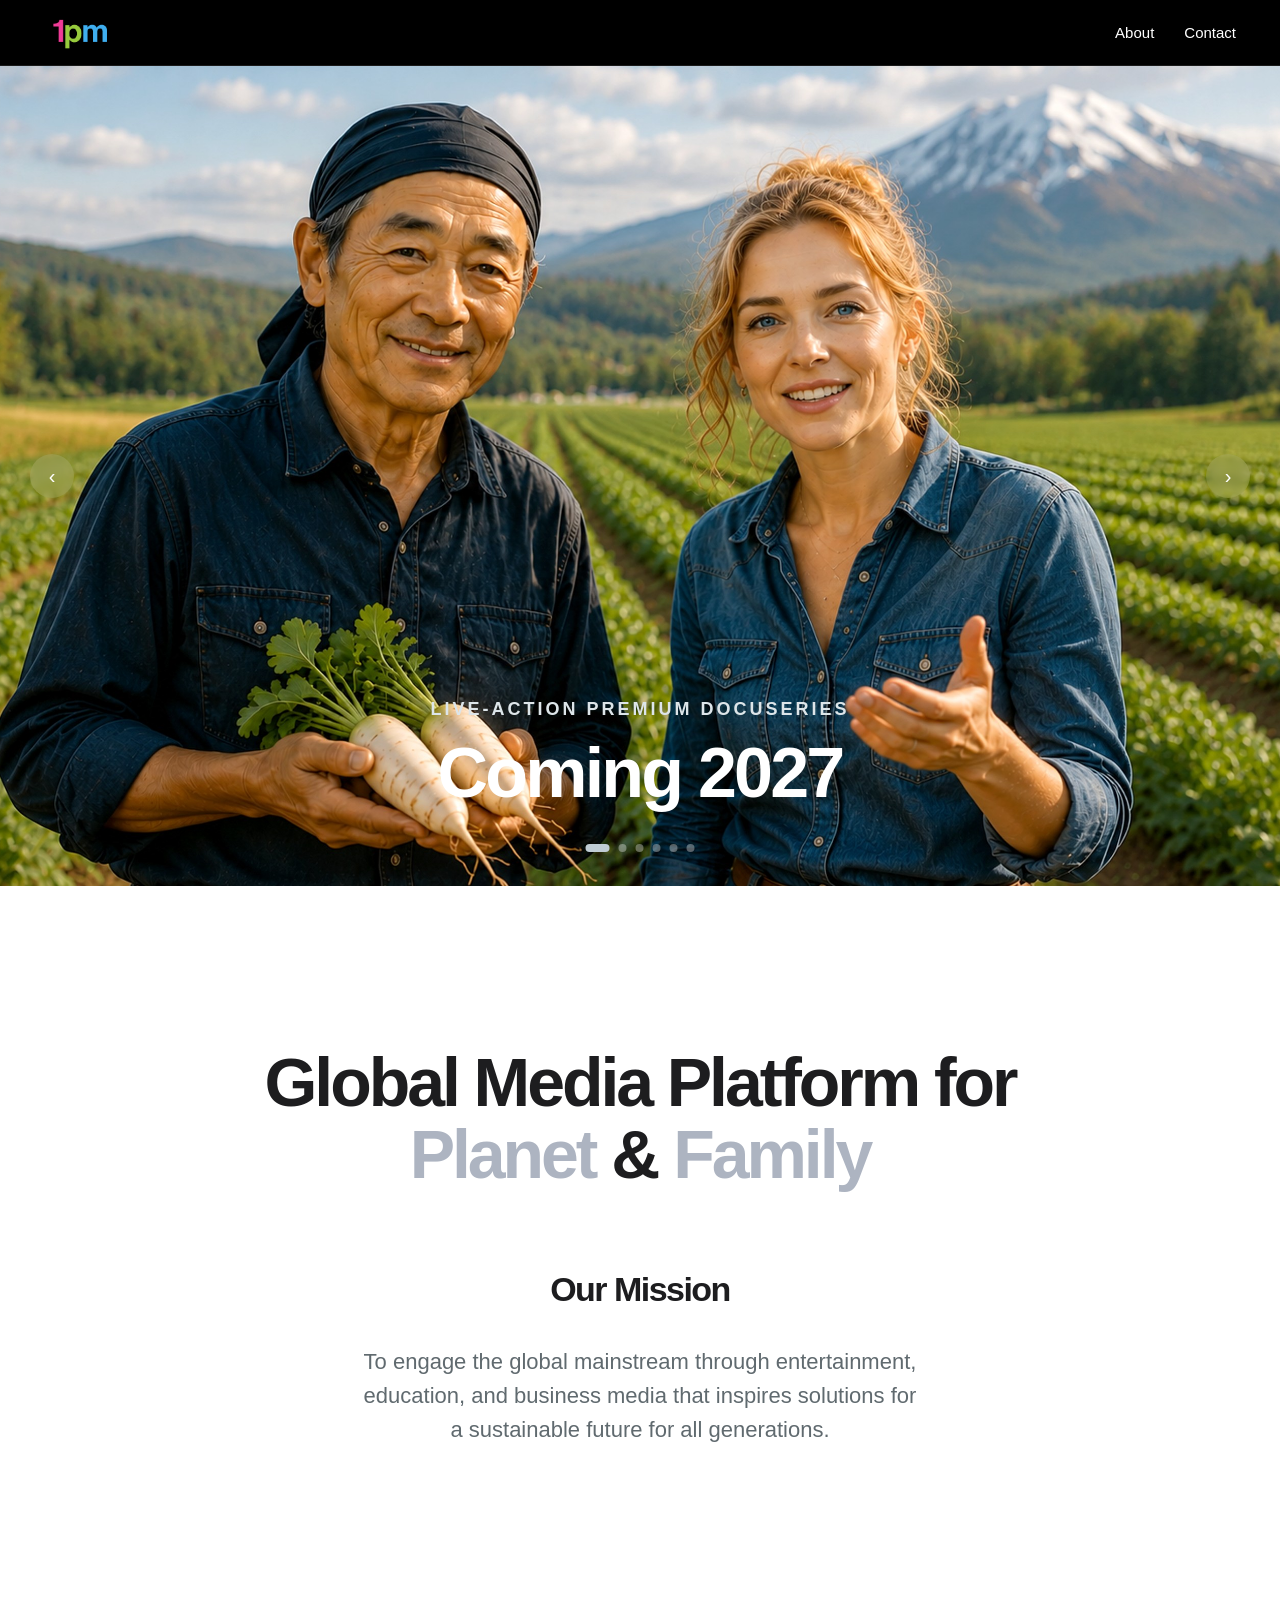
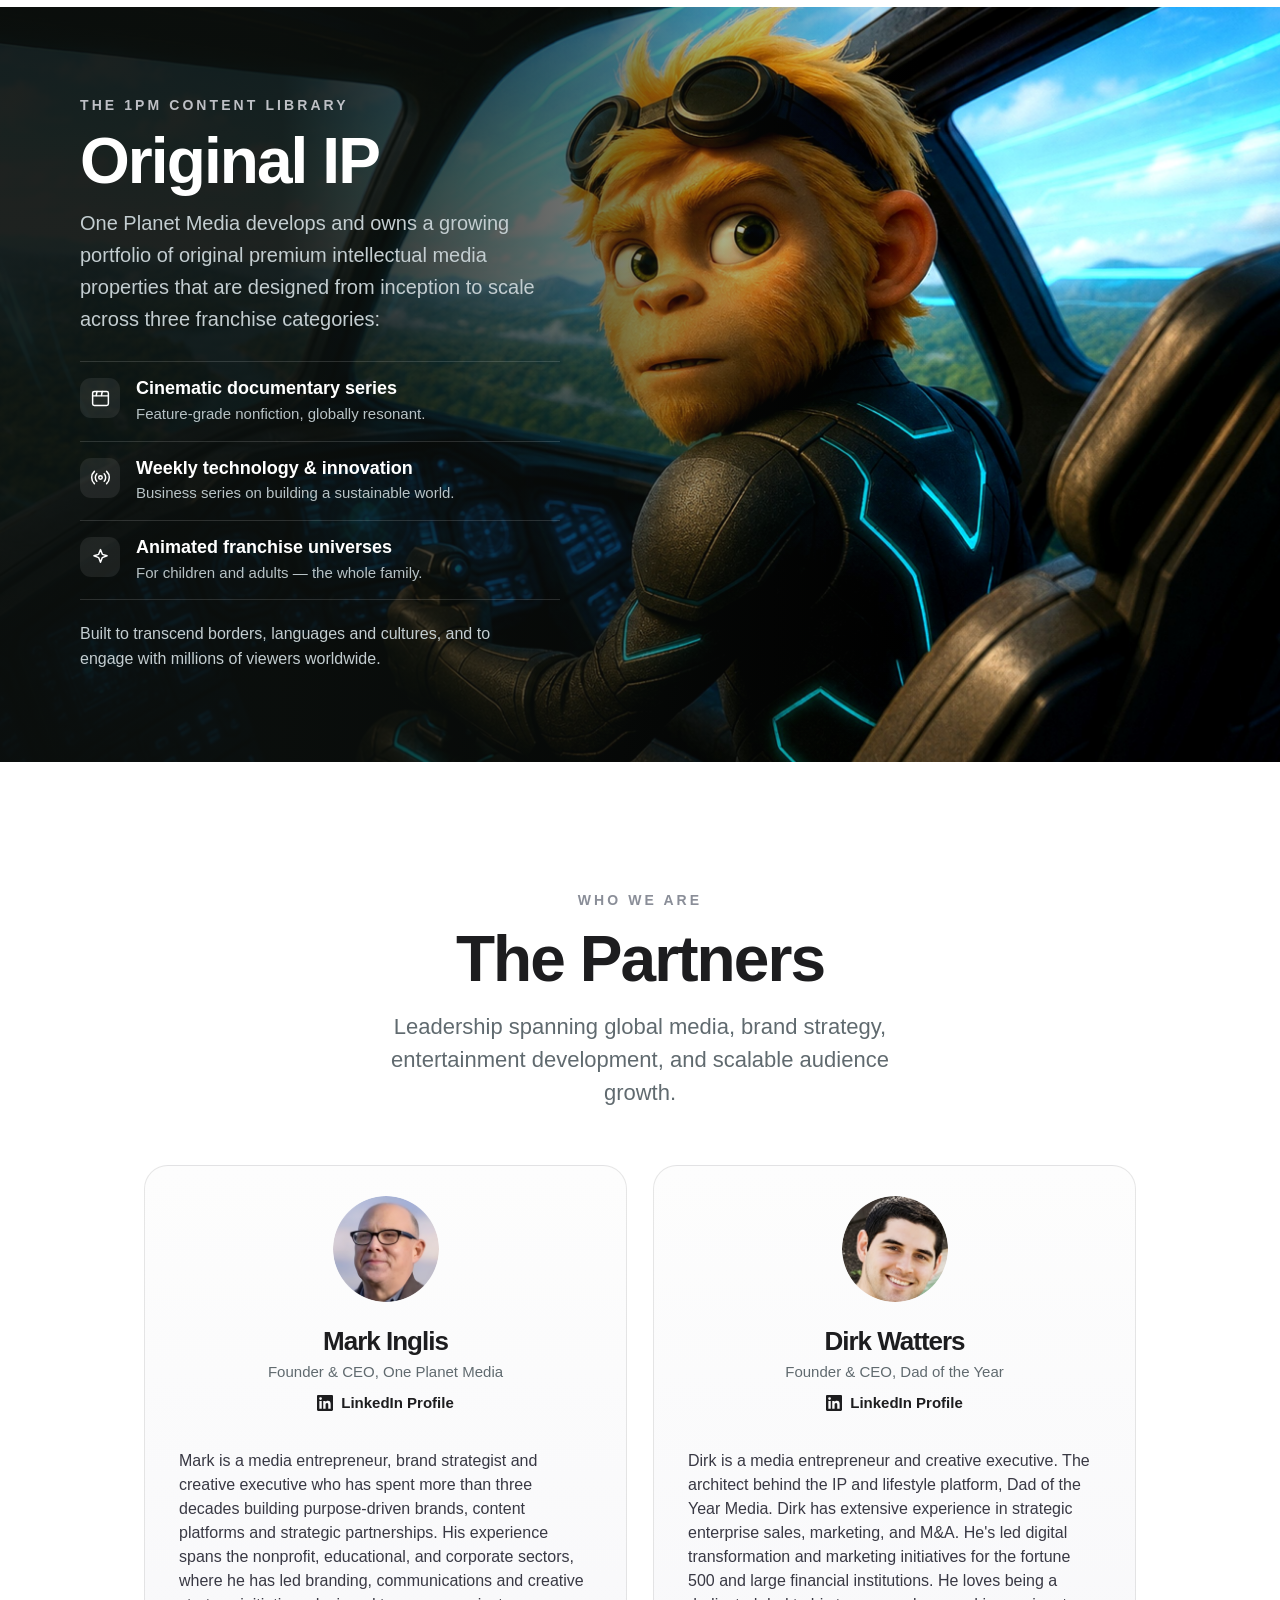
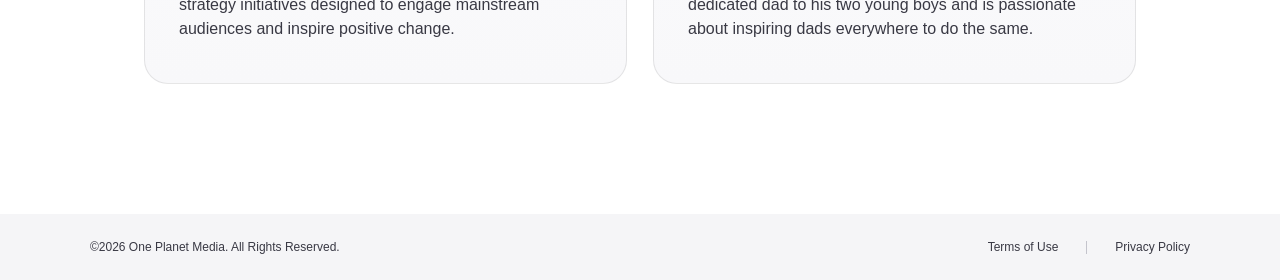
<file: index.html>
<!doctype html>
<html lang="en">
<head>
<meta charset="utf-8">
<title>One Planet Media — Global Media Platform for Planet &amp; Family</title>
<meta name="viewport" content="width=device-width, initial-scale=1">
<meta name="description" content="One Planet Media (1PM) is a global media platform engaging the world through entertainment, education, and solutions-oriented storytelling for planet and family.">
<link rel="icon" href="assets/1pm-logo.png">
<link rel="stylesheet" href="css/reset.css">
<link rel="stylesheet" href="css/home.css">
</head>
<body>

<header class="nav">
  <a href="/"><img class="logoimg" src="assets/1pm-logo.png" alt="One Planet Media"></a>
  <div class="navr">
    <a href="#original-ip">About</a>
    <a href="contact.html">Contact</a>
  </div>
</header>

<section class="car" id="hero-carousel" aria-label="Featured programming">
  <div data-slides></div>
  <div class="sgrad"></div>
  <div class="hcap">
    <div class="kick" data-kick></div>
    <div class="htitle" data-title></div>
  </div>
  <button class="arrow" data-prev aria-label="Previous slide">&#8249;</button>
  <button class="arrow" data-next aria-label="Next slide">&#8250;</button>
  <div class="dots" data-dots></div>
</section>

<section class="brand">
  <h1 class="bh">Global Media Platform for <br><span class="accent" style="color:rgb(173,180,193)">Planet</span> &amp; <span class="accent" style="color:rgb(173,180,193)">Family</span></h1>
  <h2 class="mission-subhead">Our Mission</h2>
  <p class="bsub" style="color:#606A6F">To engage the global mainstream through entertainment, education, and business media that inspires solutions for a sustainable future for all generations.</p>
</section>

<section class="ip" id="original-ip" style="background-image:url(assets/sky-courier-bright.jpg)">
  <div class="ipg" style="background:linear-gradient(90deg,rgba(11,15,13,.92) 22%,rgba(11,15,13,.55) 48%,rgba(11,15,13,0) 72%)"></div>
  <div class="iptxt">
    <div class="iplabel">The 1PM Content Library</div>
    <h2 class="iph">Original IP</h2>
    <p class="ipintro">One Planet Media develops and owns a growing portfolio of original premium intellectual media properties that are designed from inception to scale across three franchise categories:</p>
    <div class="pillars">
      <div class="pillar">
        <div class="picon" aria-hidden="true"><svg viewBox="0 0 24 24" fill="none" stroke="currentColor" stroke-width="1.7" stroke-linecap="round" stroke-linejoin="round"><rect x="3" y="4" width="18" height="16" rx="2"></rect><path d="M3 9h18M8 4l-1 5M14 4l-1 5"></path></svg></div>
        <div><div class="ptitle">Cinematic documentary series</div><div class="pdesc" style="color:#B7C2C5">Feature-grade nonfiction, globally resonant.</div></div>
      </div>
      <div class="pillar">
        <div class="picon" aria-hidden="true"><svg viewBox="0 0 24 24" fill="none" stroke="currentColor" stroke-width="1.7" stroke-linecap="round" stroke-linejoin="round"><circle cx="12" cy="12" r="2"></circle><path d="M7.8 7.8a6 6 0 000 8.4M16.2 7.8a6 6 0 010 8.4M5 5a9.5 9.5 0 000 14M19 5a9.5 9.5 0 010 14"></path></svg></div>
        <div><div class="ptitle">Weekly technology &amp; innovation</div><div class="pdesc" style="color:#B7C2C5">Business series on building a sustainable world.</div></div>
      </div>
      <div class="pillar">
        <div class="picon" aria-hidden="true"><svg viewBox="0 0 24 24" fill="none" stroke="currentColor" stroke-width="1.7" stroke-linecap="round" stroke-linejoin="round"><path d="M12 3l2.1 5.4L19.5 10l-5.4 2.1L12 17.5 9.9 12.1 4.5 10l5.4-1.6z"></path></svg></div>
        <div><div class="ptitle">Animated franchise universes</div><div class="pdesc" style="color:#B7C2C5">For children and adults — the whole family.</div></div>
      </div>
    </div>
    <p class="ipclose">Built to transcend borders, languages and cultures, and to engage with millions of viewers worldwide.</p>
  </div>
</section>

<section class="prt">
  <div class="prtlabel">Who We Are</div>
  <h2 class="prth">The Partners</h2>
  <p class="prtsub">Leadership spanning global media, brand strategy, entertainment development, and scalable audience growth.</p>
  <div class="prow">
    <div class="pcard">
      <div class="pav photo" style="background-image:url(assets/mark.png)" role="img" aria-label="Mark Inglis"></div>
      <div class="pname">Mark Inglis</div>
      <div class="prole">Founder &amp; CEO, One Planet Media</div>
      <a class="plink" href="https://www.linkedin.com/in/mark-inglis-74655115" target="_blank" rel="noopener"><svg viewBox="0 0 24 24" fill="#1d1d1f" aria-hidden="true"><path d="M20.45 20.45h-3.56v-5.57c0-1.33-.02-3.04-1.85-3.04-1.85 0-2.13 1.45-2.13 2.94v5.67H9.35V9h3.42v1.56h.05c.48-.9 1.64-1.85 3.37-1.85 3.6 0 4.27 2.37 4.27 5.46v6.28zM5.34 7.43a2.06 2.06 0 110-4.13 2.06 2.06 0 010 4.13zM7.12 20.45H3.56V9h3.56v11.45zM22.22 0H1.77C.79 0 0 .77 0 1.72v20.56C0 23.23.79 24 1.77 24h20.45c.98 0 1.78-.77 1.78-1.72V1.72C24 .77 23.2 0 22.22 0z"></path></svg>LinkedIn Profile</a>
      <div class="plist"><p class="pli">Mark is a media entrepreneur, brand strategist and creative executive who has spent more than three decades building purpose-driven brands, content platforms and strategic partnerships. His experience spans the nonprofit, educational, and corporate sectors, where he has led branding, communications and creative strategy initiatives designed to engage mainstream audiences and inspire positive change.</p></div>
    </div>
    <div class="pcard">
      <div class="pav photo" style="background-image:url(assets/dirk.png)" role="img" aria-label="Dirk Watters"></div>
      <div class="pname">Dirk Watters</div>
      <div class="prole">Founder &amp; CEO, Dad of the Year</div>
      <a class="plink" href="https://www.linkedin.com/in/dirkwatters" target="_blank" rel="noopener"><svg viewBox="0 0 24 24" fill="#1d1d1f" aria-hidden="true"><path d="M20.45 20.45h-3.56v-5.57c0-1.33-.02-3.04-1.85-3.04-1.85 0-2.13 1.45-2.13 2.94v5.67H9.35V9h3.42v1.56h.05c.48-.9 1.64-1.85 3.37-1.85 3.6 0 4.27 2.37 4.27 5.46v6.28zM5.34 7.43a2.06 2.06 0 110-4.13 2.06 2.06 0 010 4.13zM7.12 20.45H3.56V9h3.56v11.45zM22.22 0H1.77C.79 0 0 .77 0 1.72v20.56C0 23.23.79 24 1.77 24h20.45c.98 0 1.78-.77 1.78-1.72V1.72C24 .77 23.2 0 22.22 0z"></path></svg>LinkedIn Profile</a>
      <div class="plist"><p class="pli">Dirk is a media entrepreneur and creative executive. The architect behind the IP and lifestyle platform, Dad of the Year Media. Dirk has extensive experience in strategic enterprise sales, marketing, and M&amp;A. He's led digital transformation and marketing initiatives for the fortune 500 and large financial institutions. He loves being a dedicated dad to his two young boys and is passionate about inspiring dads everywhere to do the same.</p></div>
    </div>
  </div>
</section>

<footer class="foot">
  <span class="foot-copy">©2026 One Planet Media. All Rights Reserved.</span>
  <span class="foot-links">
    <a href="terms-of-use.html">Terms of Use</a>
    <span class="foot-div"></span>
    <a href="privacy-policy.html">Privacy Policy</a>
  </span>
</footer>

<script src="js/carousel.js"></script>
<script src="js/home.js"></script>
</body>
</html>
</file>
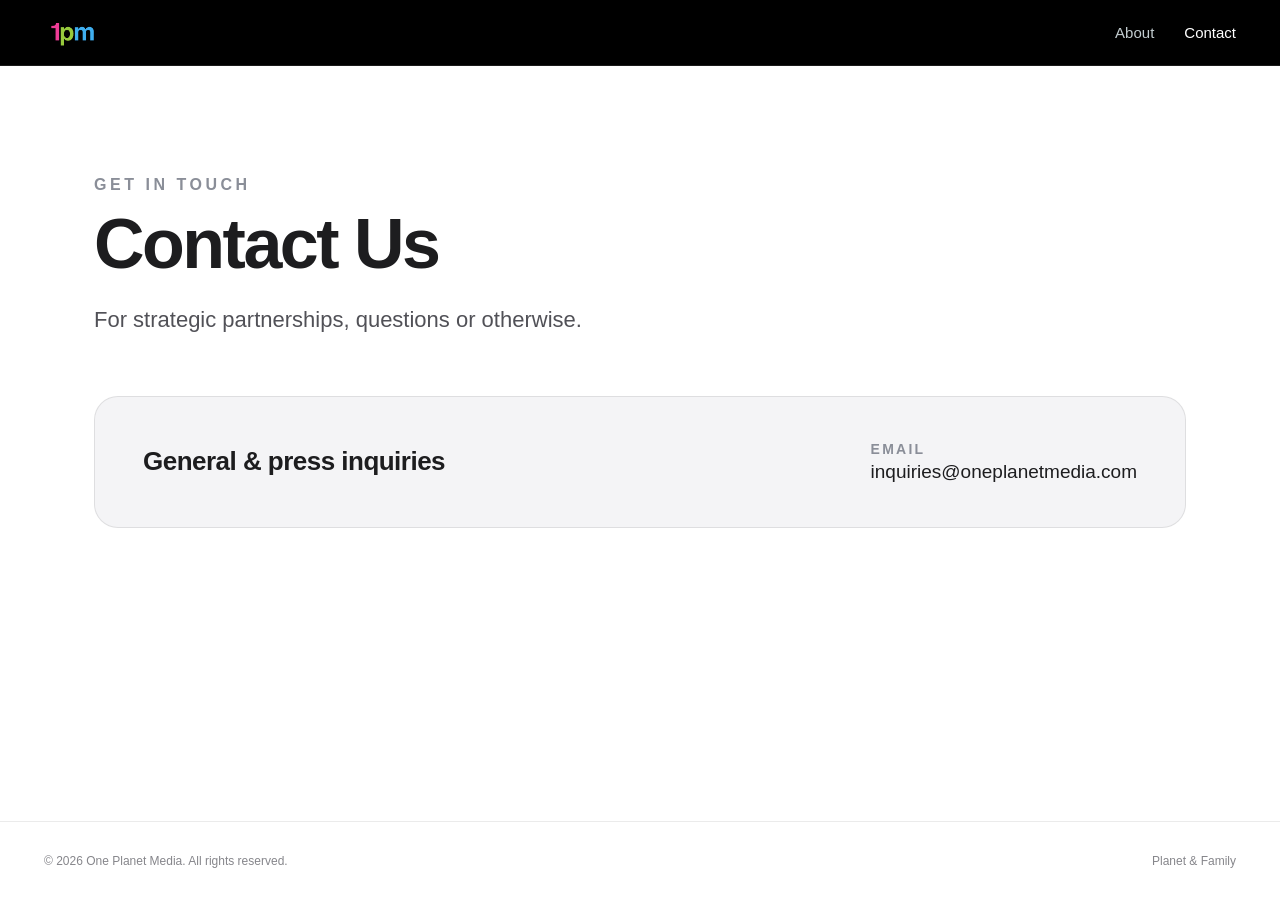
<file: contact.html>
<!doctype html>
<html lang="en">
<head>
<meta charset="utf-8">
<title>Contact — One Planet Media</title>
<meta name="viewport" content="width=device-width, initial-scale=1">
<meta name="description" content="Get in touch with the partners behind One Planet Media.">
<link rel="icon" href="assets/1pm-logo.png">
<link rel="stylesheet" href="css/reset.css">
<link rel="stylesheet" href="css/contact.css">
</head>
<body class="pg">
<header class="nav">
  <a href="index.html"><img class="logoimg" src="assets/1pm-logo.png" alt="One Planet Media"></a>
  <div class="navr">
    <a href="index.html">About</a>
    <a class="on" href="contact.html">Contact</a>
  </div>
</header>

<section class="hero">
  <div class="eyebrow">Get in touch</div>
  <h1 class="h1">Contact Us</h1>
  <p class="lede">For strategic partnerships, questions or otherwise.</p>
</section>

<section class="gen">
  <div class="genbar">
    <div>
      <div class="genh">General &amp; press inquiries</div>
    </div>
    <div class="gencontact">
      <div class="row">
        <span class="rlabel">Email</span>
        <a class="rval" href="mailto:inquiries@oneplanetmedia.com">inquiries@oneplanetmedia.com</a>
      </div>
    </div>
  </div>
</section>

<footer class="foot">
  <span>© 2026 One Planet Media. All rights reserved.</span>
  <span>Planet &amp; Family</span>
</footer>
</body>
</html>
</file>
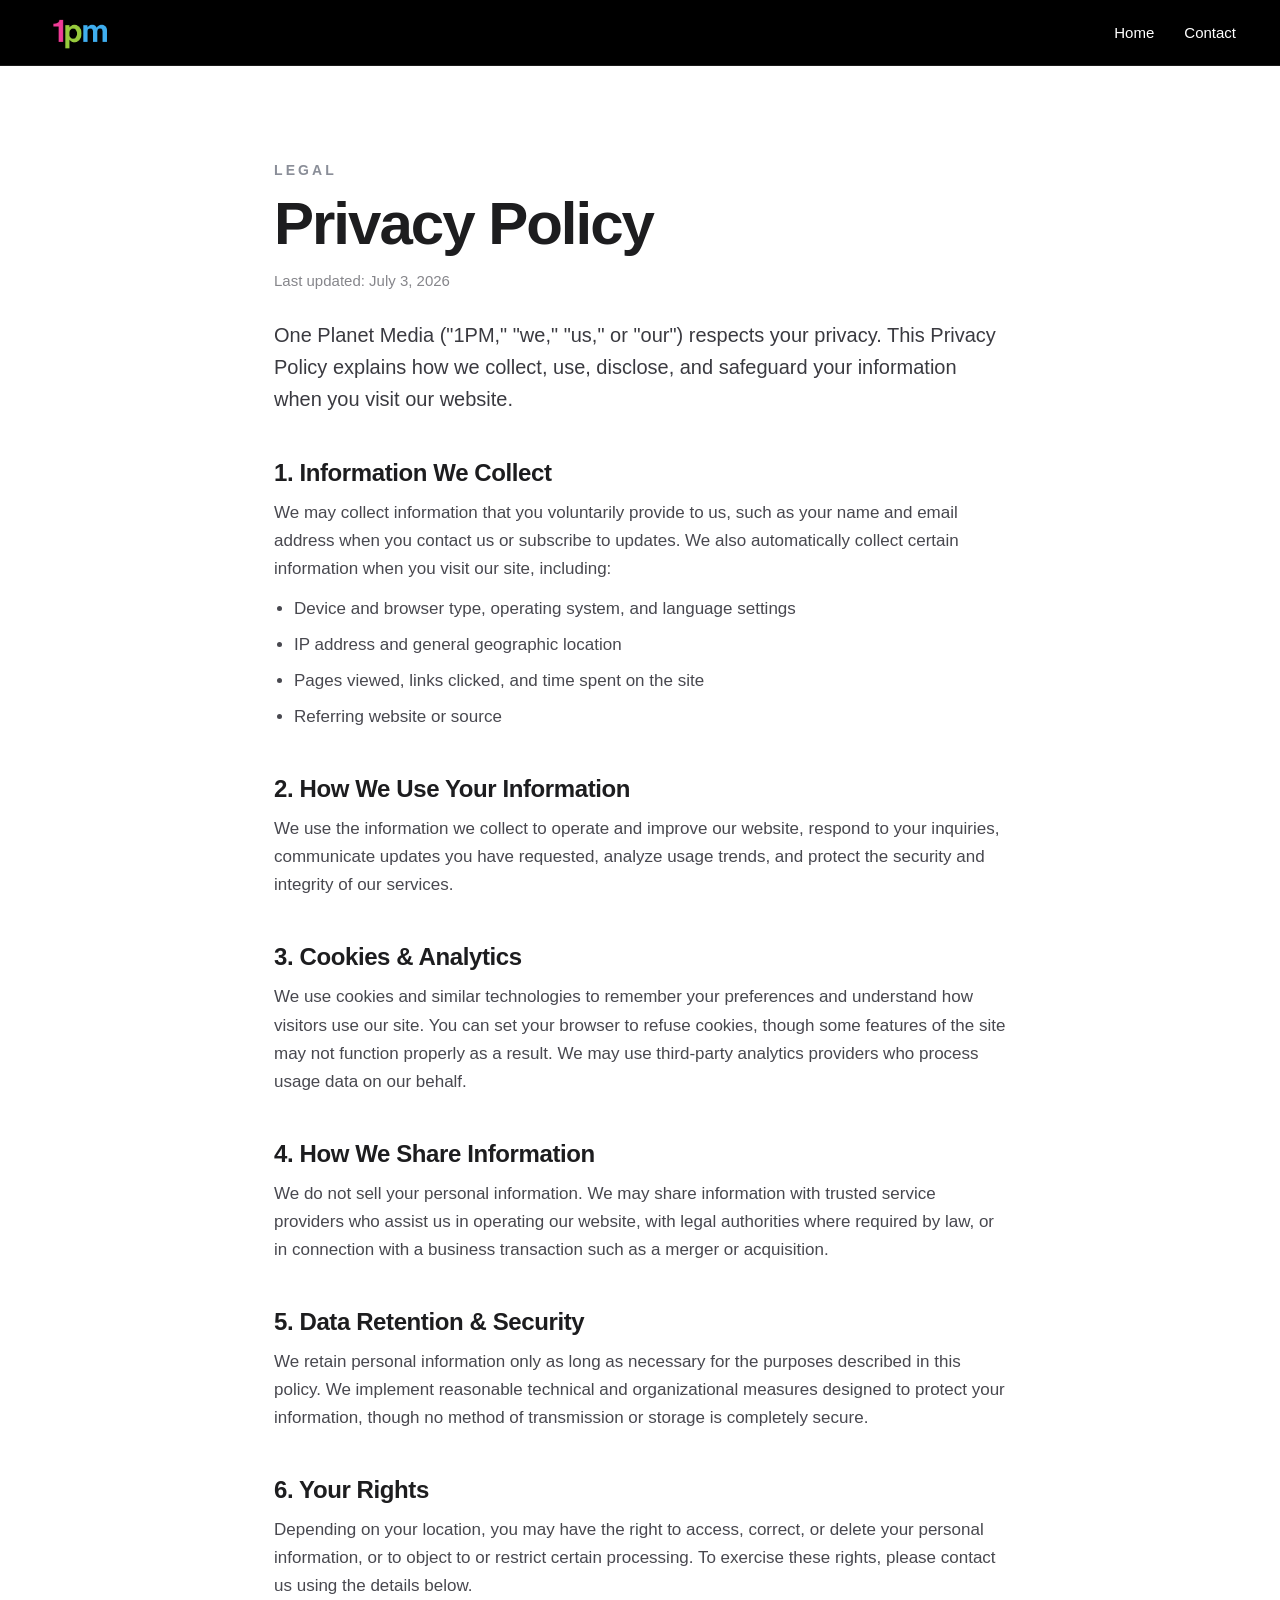
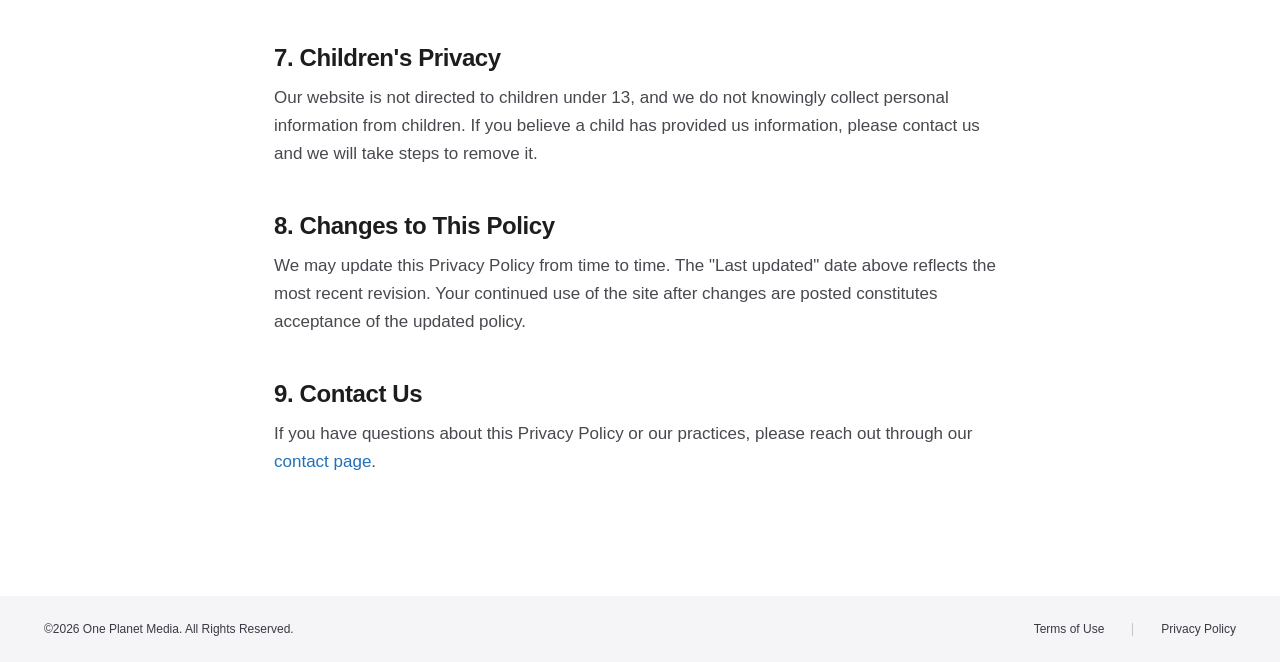
<file: privacy-policy.html>
<!doctype html>
<html lang="en">
<head>
<meta charset="utf-8">
<title>Privacy Policy — One Planet Media</title>
<meta name="viewport" content="width=device-width, initial-scale=1">
<meta name="description" content="One Planet Media's privacy policy — how we collect, use, and protect your information.">
<link rel="icon" href="assets/1pm-logo.png">
<link rel="stylesheet" href="css/reset.css">
<link rel="stylesheet" href="css/legal.css">
</head>
<body class="pg">
<header class="nav">
  <a href="index.html"><img class="logoimg" src="assets/1pm-logo.png" alt="One Planet Media"></a>
  <div class="navr">
    <a href="index.html">Home</a>
    <a href="contact.html">Contact</a>
  </div>
</header>

<main class="wrap">
  <div class="eyebrow">Legal</div>
  <h1 class="h1">Privacy Policy</h1>
  <div class="updated">Last updated: July 3, 2026</div>
  <p class="lead">One Planet Media ("1PM," "we," "us," or "our") respects your privacy. This Privacy Policy explains how we collect, use, disclose, and safeguard your information when you visit our website.</p>

  <div class="sec">
    <h2 class="sh">1. Information We Collect</h2>
    <p class="sp">We may collect information that you voluntarily provide to us, such as your name and email address when you contact us or subscribe to updates. We also automatically collect certain information when you visit our site, including:</p>
    <ul class="ul">
      <li>Device and browser type, operating system, and language settings</li>
      <li>IP address and general geographic location</li>
      <li>Pages viewed, links clicked, and time spent on the site</li>
      <li>Referring website or source</li>
    </ul>
  </div>

  <div class="sec">
    <h2 class="sh">2. How We Use Your Information</h2>
    <p class="sp">We use the information we collect to operate and improve our website, respond to your inquiries, communicate updates you have requested, analyze usage trends, and protect the security and integrity of our services.</p>
  </div>

  <div class="sec">
    <h2 class="sh">3. Cookies &amp; Analytics</h2>
    <p class="sp">We use cookies and similar technologies to remember your preferences and understand how visitors use our site. You can set your browser to refuse cookies, though some features of the site may not function properly as a result. We may use third-party analytics providers who process usage data on our behalf.</p>
  </div>

  <div class="sec">
    <h2 class="sh">4. How We Share Information</h2>
    <p class="sp">We do not sell your personal information. We may share information with trusted service providers who assist us in operating our website, with legal authorities where required by law, or in connection with a business transaction such as a merger or acquisition.</p>
  </div>

  <div class="sec">
    <h2 class="sh">5. Data Retention &amp; Security</h2>
    <p class="sp">We retain personal information only as long as necessary for the purposes described in this policy. We implement reasonable technical and organizational measures designed to protect your information, though no method of transmission or storage is completely secure.</p>
  </div>

  <div class="sec">
    <h2 class="sh">6. Your Rights</h2>
    <p class="sp">Depending on your location, you may have the right to access, correct, or delete your personal information, or to object to or restrict certain processing. To exercise these rights, please contact us using the details below.</p>
  </div>

  <div class="sec">
    <h2 class="sh">7. Children's Privacy</h2>
    <p class="sp">Our website is not directed to children under 13, and we do not knowingly collect personal information from children. If you believe a child has provided us information, please contact us and we will take steps to remove it.</p>
  </div>

  <div class="sec">
    <h2 class="sh">8. Changes to This Policy</h2>
    <p class="sp">We may update this Privacy Policy from time to time. The "Last updated" date above reflects the most recent revision. Your continued use of the site after changes are posted constitutes acceptance of the updated policy.</p>
  </div>

  <div class="sec">
    <h2 class="sh">9. Contact Us</h2>
    <p class="sp">If you have questions about this Privacy Policy or our practices, please reach out through our <a href="contact.html">contact page</a>.</p>
  </div>
</main>

<footer class="foot">
  <span style="color:#393944">©2026 One Planet Media. All Rights Reserved.</span>
  <span class="footr">
    <a href="terms-of-use.html">Terms of Use</a>
    <span class="div"></span>
    <a href="privacy-policy.html">Privacy Policy</a>
  </span>
</footer>
</body>
</html>
</file>
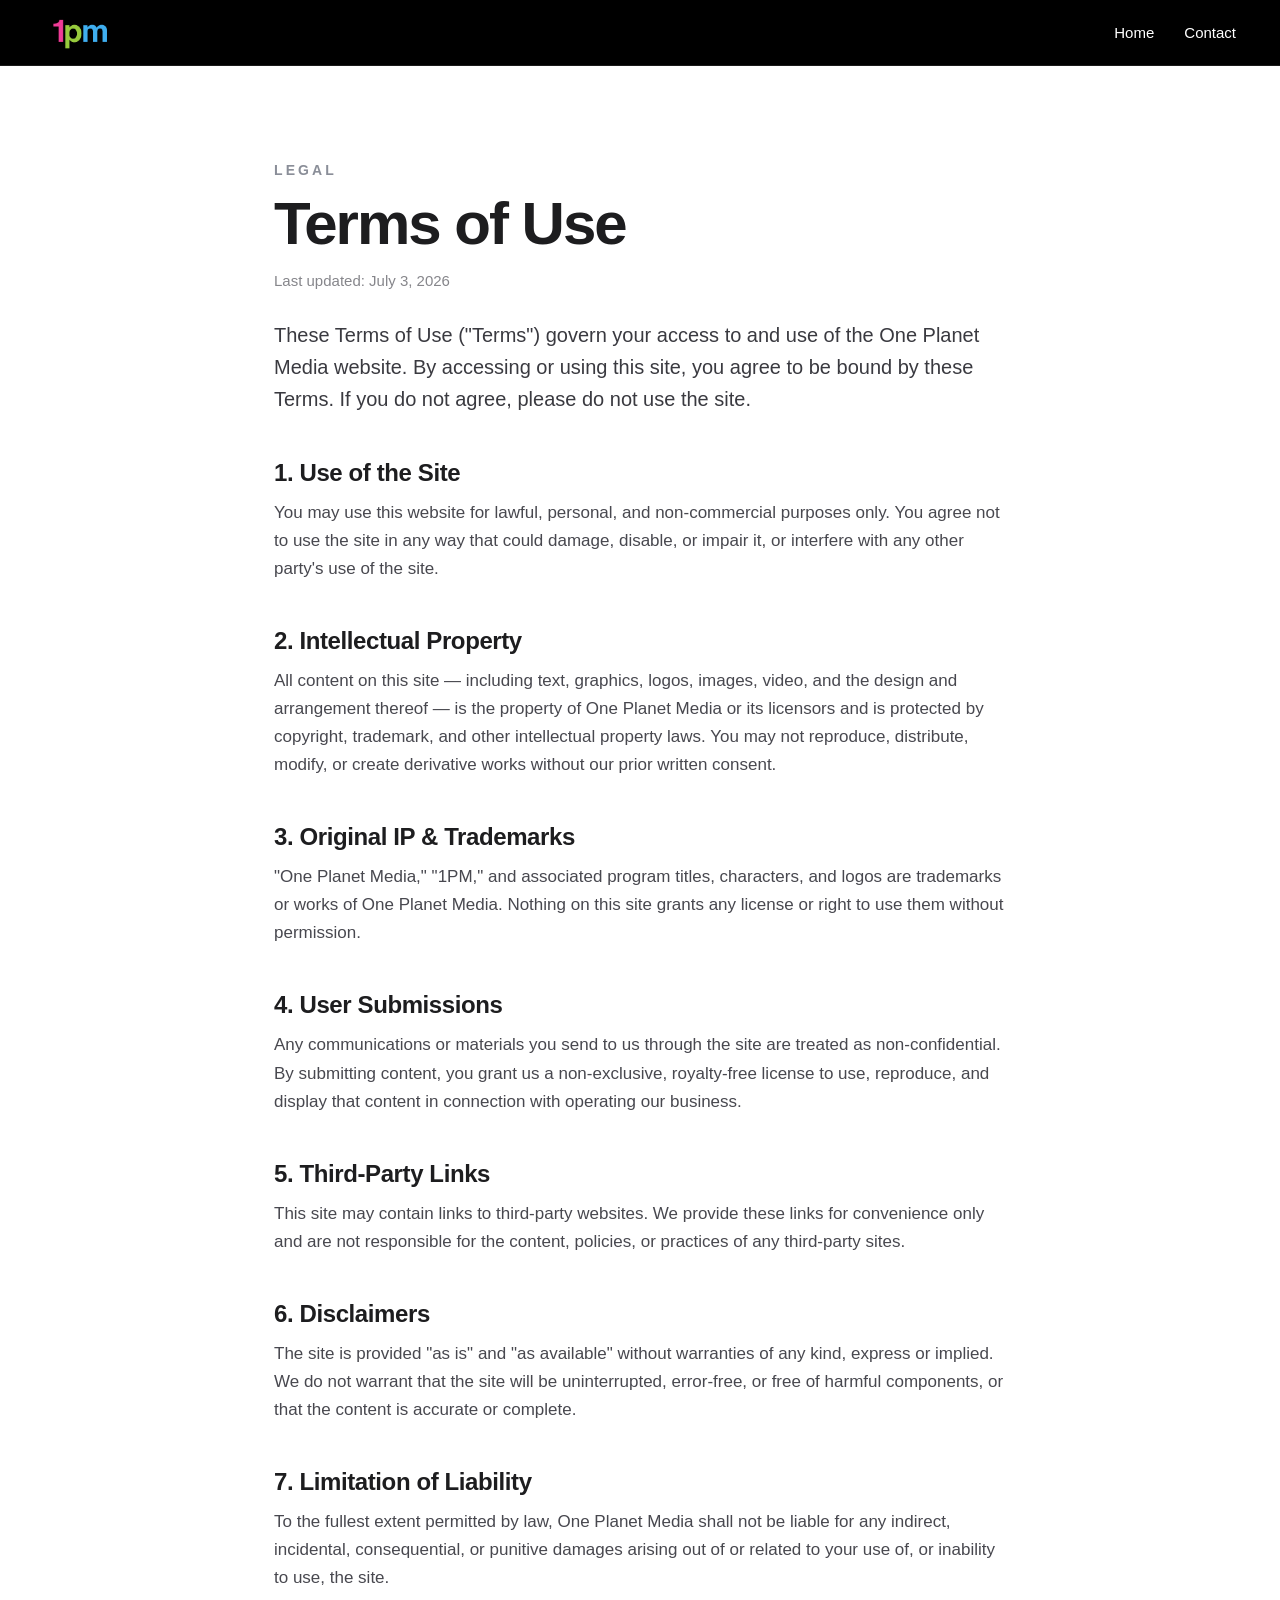
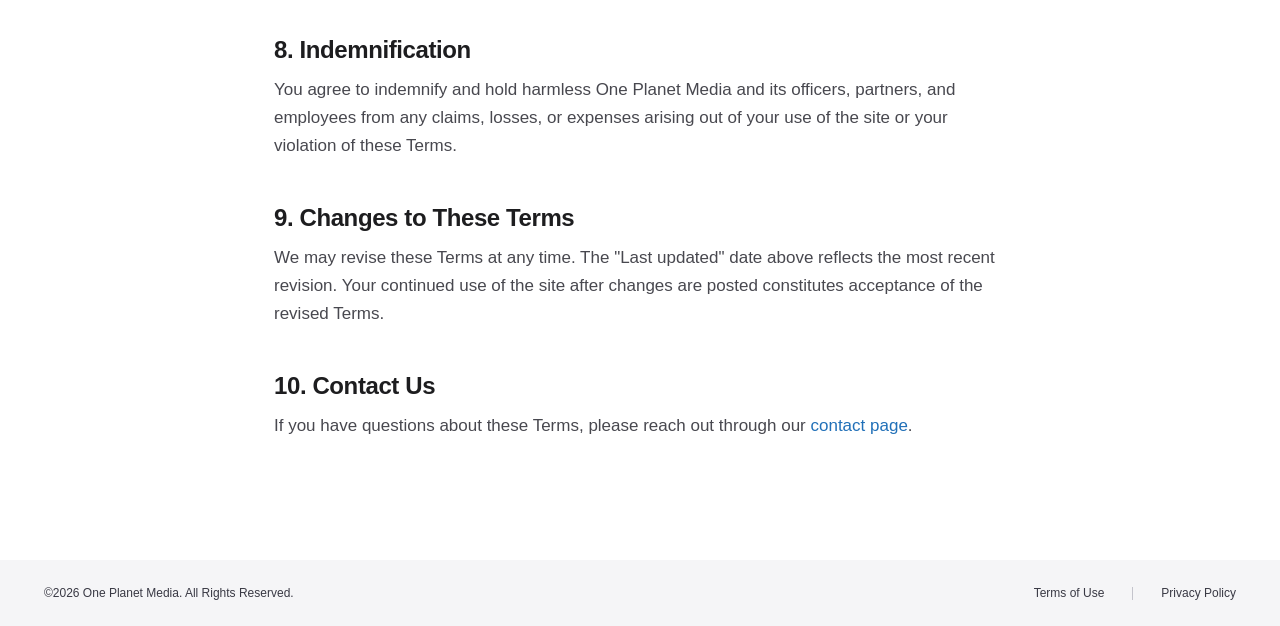
<file: terms-of-use.html>
<!doctype html>
<html lang="en">
<head>
<meta charset="utf-8">
<title>Terms of Use — One Planet Media</title>
<meta name="viewport" content="width=device-width, initial-scale=1">
<meta name="description" content="One Planet Media's terms of use governing access to and use of this website.">
<link rel="icon" href="assets/1pm-logo.png">
<link rel="stylesheet" href="css/reset.css">
<link rel="stylesheet" href="css/legal.css">
</head>
<body class="pg">
<header class="nav">
  <a href="index.html"><img class="logoimg" src="assets/1pm-logo.png" alt="One Planet Media"></a>
  <div class="navr">
    <a href="index.html">Home</a>
    <a href="contact.html">Contact</a>
  </div>
</header>

<main class="wrap">
  <div class="eyebrow">Legal</div>
  <h1 class="h1">Terms of Use</h1>
  <div class="updated">Last updated: July 3, 2026</div>
  <p class="lead">These Terms of Use ("Terms") govern your access to and use of the One Planet Media website. By accessing or using this site, you agree to be bound by these Terms. If you do not agree, please do not use the site.</p>

  <div class="sec">
    <h2 class="sh">1. Use of the Site</h2>
    <p class="sp">You may use this website for lawful, personal, and non-commercial purposes only. You agree not to use the site in any way that could damage, disable, or impair it, or interfere with any other party's use of the site.</p>
  </div>

  <div class="sec">
    <h2 class="sh">2. Intellectual Property</h2>
    <p class="sp">All content on this site — including text, graphics, logos, images, video, and the design and arrangement thereof — is the property of One Planet Media or its licensors and is protected by copyright, trademark, and other intellectual property laws. You may not reproduce, distribute, modify, or create derivative works without our prior written consent.</p>
  </div>

  <div class="sec">
    <h2 class="sh">3. Original IP &amp; Trademarks</h2>
    <p class="sp">"One Planet Media," "1PM," and associated program titles, characters, and logos are trademarks or works of One Planet Media. Nothing on this site grants any license or right to use them without permission.</p>
  </div>

  <div class="sec">
    <h2 class="sh">4. User Submissions</h2>
    <p class="sp">Any communications or materials you send to us through the site are treated as non-confidential. By submitting content, you grant us a non-exclusive, royalty-free license to use, reproduce, and display that content in connection with operating our business.</p>
  </div>

  <div class="sec">
    <h2 class="sh">5. Third-Party Links</h2>
    <p class="sp">This site may contain links to third-party websites. We provide these links for convenience only and are not responsible for the content, policies, or practices of any third-party sites.</p>
  </div>

  <div class="sec">
    <h2 class="sh">6. Disclaimers</h2>
    <p class="sp">The site is provided "as is" and "as available" without warranties of any kind, express or implied. We do not warrant that the site will be uninterrupted, error-free, or free of harmful components, or that the content is accurate or complete.</p>
  </div>

  <div class="sec">
    <h2 class="sh">7. Limitation of Liability</h2>
    <p class="sp">To the fullest extent permitted by law, One Planet Media shall not be liable for any indirect, incidental, consequential, or punitive damages arising out of or related to your use of, or inability to use, the site.</p>
  </div>

  <div class="sec">
    <h2 class="sh">8. Indemnification</h2>
    <p class="sp">You agree to indemnify and hold harmless One Planet Media and its officers, partners, and employees from any claims, losses, or expenses arising out of your use of the site or your violation of these Terms.</p>
  </div>

  <div class="sec">
    <h2 class="sh">9. Changes to These Terms</h2>
    <p class="sp">We may revise these Terms at any time. The "Last updated" date above reflects the most recent revision. Your continued use of the site after changes are posted constitutes acceptance of the revised Terms.</p>
  </div>

  <div class="sec">
    <h2 class="sh">10. Contact Us</h2>
    <p class="sp">If you have questions about these Terms, please reach out through our <a href="contact.html">contact page</a>.</p>
  </div>
</main>

<footer class="foot">
  <span style="color:#393944">©2026 One Planet Media. All Rights Reserved.</span>
  <span class="footr">
    <a href="terms-of-use.html" style="color:#393944">Terms of Use</a>
    <span class="div"></span>
    <a href="privacy-policy.html">Privacy Policy</a>
  </span>
</footer>
</body>
</html>
</file>
<file: css/home.css>
body{background:#0b0f0d;color:#f4f6f4}

/* carousel (shared) */
.car{position:relative;overflow:hidden}
.slide{position:absolute;inset:0;background-size:cover;background-position:center;transition:opacity 1s ease}
.arrow{position:absolute;top:50%;transform:translateY(-50%);z-index:20;width:44px;height:44px;border-radius:50%;border:none;display:flex;align-items:center;justify-content:center;cursor:pointer;font-size:20px;transition:background .2s}
.arrow[data-prev]{left:30px}
.arrow[data-next]{right:30px}
.dots{position:absolute;z-index:20;display:flex;gap:9px;bottom:34px;left:50%;transform:translateX(-50%)}
.dot{width:8px;height:8px;border-radius:50%;border:none;cursor:pointer;padding:0}

/* nav */
.nav{height:66px;position:relative;background:#000;display:flex;align-items:center;justify-content:space-between;padding:0 44px;font-size:15px;color:#fff;z-index:50;border-bottom:1px solid rgba(255,255,255,.1)}
.navr{display:flex;gap:30px;align-items:center}
.nav a{color:#fff;text-decoration:none;font-weight:500}
.logoimg{height:43px;width:auto;display:block}

/* hero carousel */
.car{height:820px}
.sgrad{position:absolute;inset:0;background:linear-gradient(180deg,rgba(0,0,0,.4) 0%,rgba(0,0,0,0) 30%,rgba(0,0,0,0) 42%,rgba(11,15,13,.92) 100%)}
.hcap{position:absolute;left:0;right:0;bottom:78px;z-index:10;text-align:center;padding:0 90px}
.kick{font-size:18px;font-weight:700;letter-spacing:3px;text-transform:uppercase;color:#DDE5E9;margin-bottom:14px}
.htitle{font-size:70px;font-weight:900;letter-spacing:-.04em;line-height:1;margin-top:18px;color:#fff}
.arrow{background:rgba(255,255,255,.12);color:#fff;backdrop-filter:blur(6px)}
.dot{background:rgba(255,255,255,.34)}
.dot.on{background:#BFCCD4;width:24px;border-radius:100px}

/* brand / mission */
.brand{padding:160px 90px;text-align:center;background:#fff}
.bh{font-size:68px;font-weight:800;letter-spacing:-.045em;line-height:1.06;max-width:24ch;margin:0 auto;color:#1d1d1f}
.mission-subhead{font-size:34px;font-weight:800;letter-spacing:-.045em;margin-top:80px;color:#1d1d1f}
.accent{color:#7ee6a8}
.bsub{font-size:22px;font-weight:400;color:#9aa39d;max-width:46ch;margin:36px auto 0;line-height:1.55}

/* Original IP */
.ip{position:relative;min-height:680px;display:flex;align-items:flex-end;background-size:cover;background-position:center}
.ipg{position:absolute;inset:0;background:linear-gradient(90deg,rgba(11,15,13,.94) 30%,rgba(11,15,13,.2) 100%)}
.iptxt{position:relative;z-index:2;padding:90px 80px;max-width:640px}
.iplabel{font-size:14px;font-weight:700;letter-spacing:.22em;text-transform:uppercase;color:#BEC0C5}
.iph{font-size:64px;font-weight:800;letter-spacing:-.03em;margin-top:16px;line-height:1;color:#fff}
.ipintro{font-size:20px;line-height:1.6;color:#C3CDD0;margin-top:14px;max-width:50ch}
.pillars{margin-top:26px;border-top:1px solid rgba(255,255,255,.14)}
.pillar{display:flex;gap:16px;align-items:flex-start;padding:16px 0;border-bottom:1px solid rgba(255,255,255,.14)}
.picon{width:40px;height:40px;flex:none;display:flex;align-items:center;justify-content:center;border-radius:11px;background:rgba(255,255,255,.08);color:#fff}
.picon svg{width:21px;height:21px}
.ptitle{font-size:18px;font-weight:600;color:#fff;line-height:1.2}
.pdesc{font-size:15px;color:#95a19d;margin-top:3px;line-height:1.45}
.ipclose{font-size:16px;line-height:1.55;color:#C3CDD0;margin-top:22px;max-width:52ch}
.ipclose b{color:#fff;font-weight:600}

/* Partners */
.prt{padding:130px 90px;text-align:center;background:#fff}
.prtlabel{font-size:14px;font-weight:700;letter-spacing:.22em;text-transform:uppercase;color:#8A8E98}
.prth{font-size:64px;font-weight:800;letter-spacing:-.03em;margin-top:14px;color:#1d1d1f}
.prtsub{font-size:22px;color:#606A6F;margin-top:14px;line-height:1.5;max-width:42ch;margin-left:auto;margin-right:auto}
.prow{display:flex;gap:26px;justify-content:center;margin-top:56px;flex-wrap:wrap}
.pcard{width:483px;background:linear-gradient(180deg,#FDFDFD,#F8F8FA);border:1px solid rgba(0,0,0,.09);border-radius:24px;padding:30px 34px;display:flex;flex-direction:column;align-items:center}
.pav{width:88px;height:88px;border-radius:24px;margin:0 auto;background:linear-gradient(140deg,#3faeef,#2170b8);display:flex;align-items:center;justify-content:center;font-size:32px;font-weight:800;color:#08130d}
.pav.photo{width:106px;height:106px;background-size:cover;background-position:center;border-radius:50%}
.pname{font-size:26px;font-weight:700;margin-top:24px;color:#1d1d1f;letter-spacing:-1px}
.prole{font-size:15px;color:#606A6F;font-weight:500;margin-top:6px}
.plink{display:inline-flex;align-items:center;gap:8px;margin:14px auto 4px;color:#1d1d1f;text-decoration:none;font-size:15px;font-weight:600}
.plink svg{width:16px;height:16px}
.plist{margin-top:22px;width:100%;text-align:left}
.pli{font-size:16px;color:#393944;padding:12px 0;line-height:1.5}

/* footer */
.foot{background:#f5f5f7;color:#86868b;height:66px;padding:0 90px;font-size:12px;display:flex;justify-content:space-between;align-items:center}
.foot a{color:#86868b;text-decoration:none}
.foot-copy{color:#393944}
.foot-links{display:flex;gap:28px;align-items:center}
.foot-links a{color:#393944}
.foot-div{width:1px;height:13px;background:#c4c4cc}

/* ============ MOBILE ONLY (desktop above is unchanged) ============ */
@media (max-width: 680px) {
  .nav{padding:0 18px}
  .navr{gap:16px}
  .nav a{font-size:13px}
  .logoimg{height:30px}

  .car{height:560px}
  .hcap{padding:0 20px;bottom:30px}
  .kick{font-size:11px;letter-spacing:1.5px;margin-bottom:8px}
  .htitle{font-size:34px;margin-top:8px}
  .arrow{width:34px;height:34px;font-size:16px}
  .arrow[data-prev]{left:10px}
  .arrow[data-next]{right:10px}
  .dots{bottom:14px}

  .brand{padding:64px 24px}
  .bh{font-size:32px;line-height:1.12}
  .mission-subhead{font-size:20px;margin-top:36px}
  .bsub{font-size:16px;margin-top:18px;line-height:1.5}

  .ip{min-height:auto}
  .iptxt{padding:32px 20px 40px;max-width:none}
  .iplabel{font-size:12px}
  .iph{font-size:32px;margin-top:8px}
  .ipintro{font-size:15px;margin-top:10px;max-width:none}
  .pillars{margin-top:16px}
  .pillar{gap:12px;padding:12px 0}
  .picon{width:32px;height:32px;border-radius:9px}
  .picon svg{width:16px;height:16px}
  .ptitle{font-size:15px}
  .pdesc{font-size:12.5px}
  .ipclose{font-size:13px;margin-top:14px}

  .prt{padding:64px 20px}
  .prtlabel{font-size:12px}
  .prth{font-size:30px}
  .prtsub{font-size:15px;margin-top:10px;max-width:none}
  .prow{flex-direction:column;align-items:center;gap:16px;margin-top:28px}
  .pcard{width:100%;max-width:420px;padding:24px 20px}
  .pav.photo{width:84px;height:84px}
  .pname{font-size:21px;margin-top:16px}
  .prole{font-size:13px}
  .plink{font-size:13px}
  .pli{font-size:14px;padding:8px 0}

  .foot{height:auto;min-height:56px;padding:14px 18px;flex-wrap:wrap;gap:8px;font-size:11px}
  .foot-links{gap:14px}
}
</file>
<file: css/contact.css>
.pg{font-family:-apple-system,BlinkMacSystemFont,"Helvetica Neue",Helvetica,Arial,sans-serif;-webkit-font-smoothing:antialiased;background:#fff;color:#1d1d1f;min-height:100vh;display:flex;flex-direction:column}
.nav{height:66px;background:#000;display:flex;align-items:center;justify-content:space-between;padding:0 44px;font-size:15px;border-bottom:1px solid rgba(255,255,255,.1);position:sticky;top:0;z-index:50}
.logoimg{height:34px;width:auto;display:block}
.navr{display:flex;gap:30px;align-items:center}
.nav a{color:#c3cdd0;text-decoration:none;font-weight:500}
.nav a.on{color:#fff}
.hero{padding:110px 44px 60px;max-width:1180px;margin:0 auto;width:100%}
.eyebrow{font-size:16px;font-weight:700;letter-spacing:.22em;text-transform:uppercase;color:#8A8E98}
.h1{font-size:70px;font-weight:700;letter-spacing:-2.5px;line-height:.98;margin-top:16px;color:#1d1d1f}
.lede{font-size:22px;font-weight:400;color:#515157;max-width:56ch;margin-top:24px;line-height:1.5}
.gen{max-width:1180px;margin:0 auto 100px;width:100%;padding:0 44px}
.genbar{background:#f4f4f6;border:1px solid rgba(0,0,0,.09);border-radius:24px;padding:44px 48px;display:flex;align-items:center;justify-content:space-between;gap:32px;flex-wrap:wrap}
.genh{font-size:26px;font-weight:700;letter-spacing:-.02em;color:#1d1d1f}
.gensub{font-size:16px;color:#606A6F;margin-top:6px}
.gencontact{display:flex;gap:40px;flex-wrap:wrap}
.row{display:flex;flex-direction:column;gap:4px}
.rlabel{font-size:14px;font-weight:700;letter-spacing:.16em;text-transform:uppercase;color:#8A8E98}
.rval{font-size:19px;font-weight:500;color:#1d1d1f;text-decoration:none}
a.rval:hover{color:#2170b8}
.foot{margin-top:auto;border-top:1px solid rgba(0,0,0,.08);padding:32px 44px;font-size:12px;color:#86868b;display:flex;justify-content:space-between;align-items:center}

/* ============ MOBILE ONLY (desktop above is unchanged) ============ */
@media (max-width: 680px) {
  .nav{padding:0 18px}
  .logoimg{height:28px}
  .navr{gap:16px}
  .nav a{font-size:13px}

  .hero{padding:56px 20px 32px}
  .eyebrow{font-size:13px}
  .h1{font-size:34px;letter-spacing:-1px}
  .lede{font-size:16px;margin-top:14px;max-width:none}

  .gen{padding:0 20px;margin-bottom:48px}
  .genbar{padding:24px 20px;border-radius:16px;flex-direction:column;align-items:flex-start;gap:20px}
  .genh{font-size:20px}
  .gensub{font-size:14px}
  .gencontact{gap:20px}
  .rlabel{font-size:12px}
  .rval{font-size:16px}

  .foot{padding:20px 18px;flex-wrap:wrap;gap:8px}
}
</file>
<file: css/legal.css>
.pg{font-family:-apple-system,BlinkMacSystemFont,"Helvetica Neue",Helvetica,Arial,sans-serif;-webkit-font-smoothing:antialiased;background:#fff;color:#1d1d1f;min-height:100vh;display:flex;flex-direction:column}
.nav{height:66px;background:#000;display:flex;align-items:center;justify-content:space-between;padding:0 44px;position:sticky;top:0;z-index:50;border-bottom:1px solid rgba(255,255,255,.1)}
.logoimg{height:43px;width:auto;display:block}
.navr{display:flex;gap:30px;align-items:center}
.nav a{color:#fff;text-decoration:none;font-weight:500;font-size:15px}
.wrap{max-width:820px;margin:0 auto;width:100%;padding:96px 44px 120px}
.eyebrow{font-size:14px;font-weight:700;letter-spacing:.22em;text-transform:uppercase;color:#8A8E98}
.h1{font-size:60px;font-weight:700;letter-spacing:-2px;line-height:1;margin-top:16px}
.updated{font-size:15px;color:#86868b;margin-top:18px}
.lead{font-size:20px;line-height:1.6;color:#3a3a40;margin-top:30px}
.sec{margin-top:44px}
.sh{font-size:24px;font-weight:700;letter-spacing:-.4px;color:#1d1d1f}
.sp{font-size:17px;line-height:1.65;color:#48484f;margin-top:12px}
.sp a{color:#2170b8;text-decoration:none}
.ul{margin:12px 0 0 20px}
.ul li{font-size:17px;line-height:1.65;color:#48484f;margin-top:8px}
.foot{margin-top:auto;background:#f5f5f7;height:66px;display:flex;align-items:center;justify-content:space-between;padding:0 44px;font-size:12px;color:#86868b}
.foot a{color:#393944;text-decoration:none}
.footr{display:flex;gap:28px;align-items:center}
.footr .div{width:1px;height:13px;background:#c4c4cc}

/* ============ MOBILE ONLY (desktop above is unchanged) ============ */
@media (max-width: 680px) {
  .nav{padding:0 18px}
  .logoimg{height:30px}
  .navr{gap:16px}
  .nav a{font-size:13px}

  .wrap{padding:48px 20px 64px}
  .eyebrow{font-size:12px}
  .h1{font-size:32px;letter-spacing:-1px}
  .updated{font-size:13px;margin-top:10px}
  .lead{font-size:16px;margin-top:16px}

  .sec{margin-top:28px}
  .sh{font-size:19px}
  .sp{font-size:15px;margin-top:8px}
  .ul{margin-left:18px}
  .ul li{font-size:15px}

  .foot{height:auto;min-height:56px;padding:12px 18px;flex-wrap:wrap;gap:8px;font-size:11px}
  .footr{gap:14px}
}
</file>
